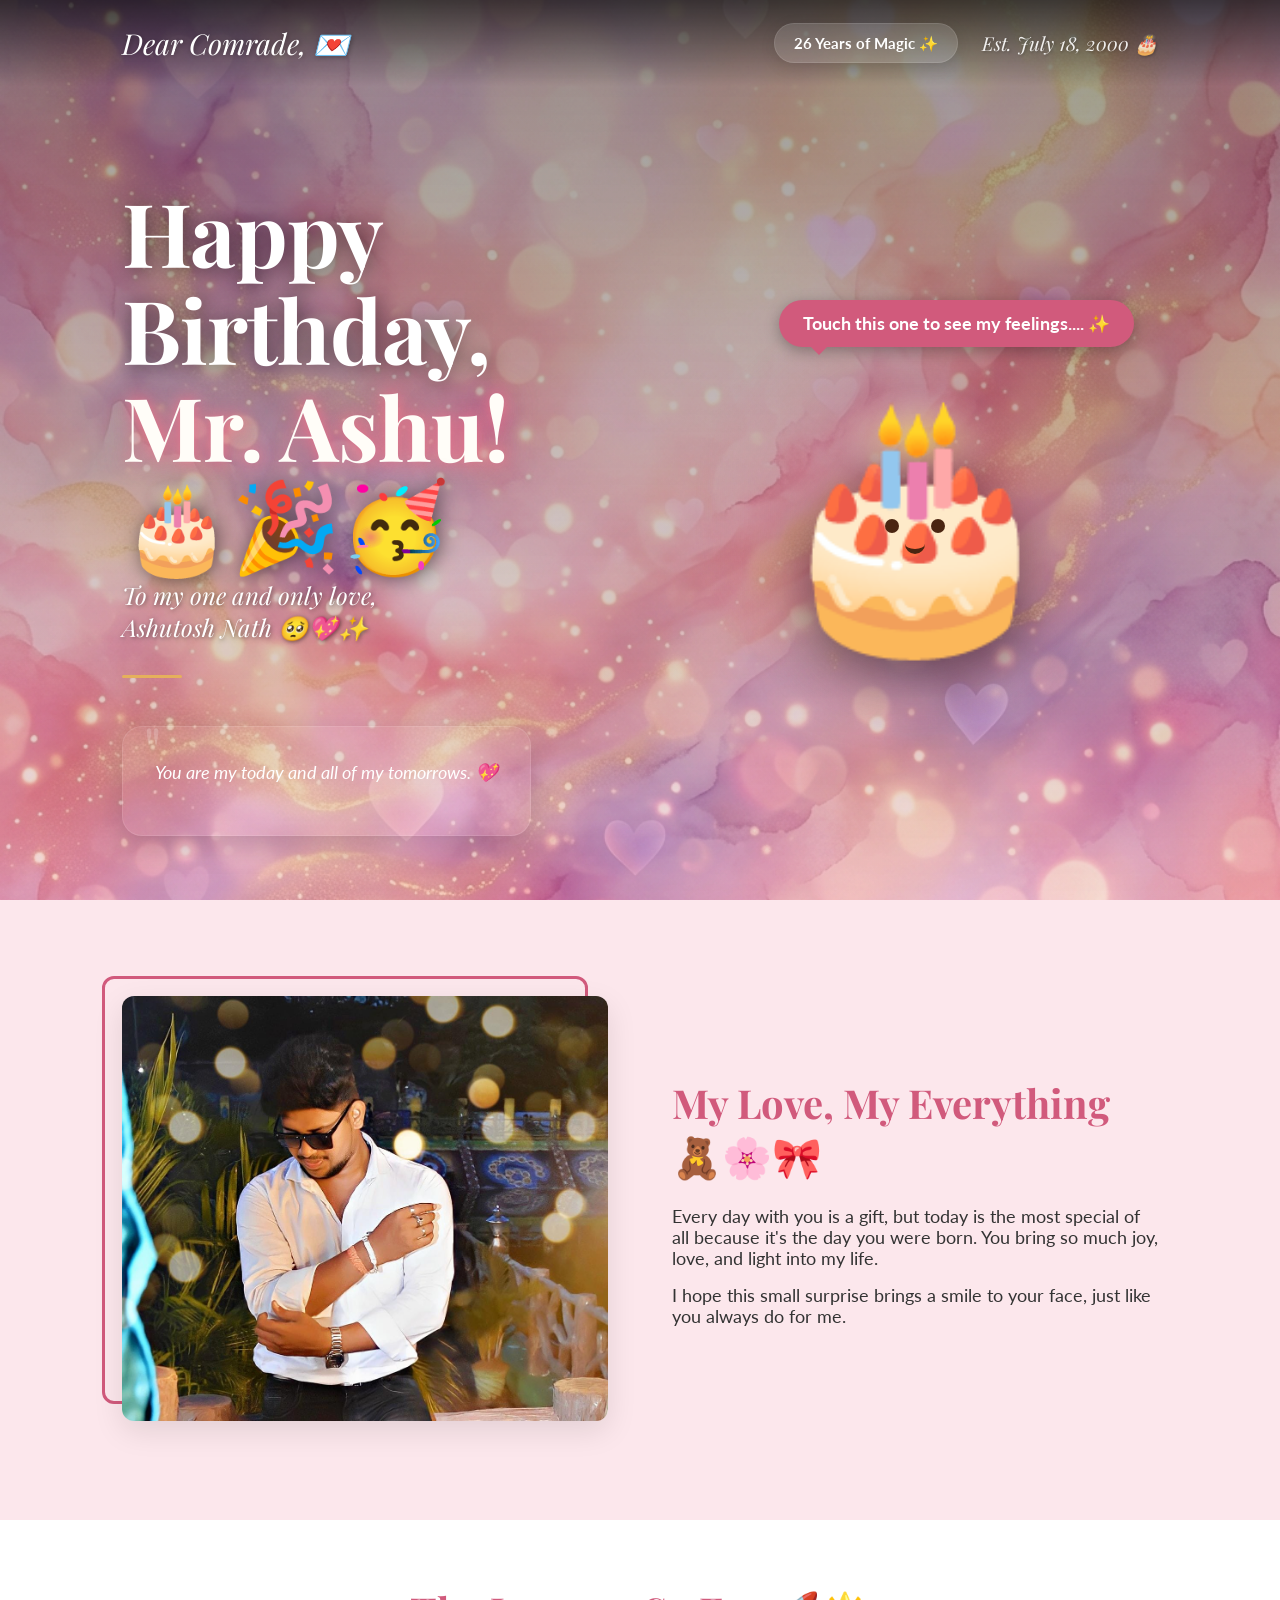
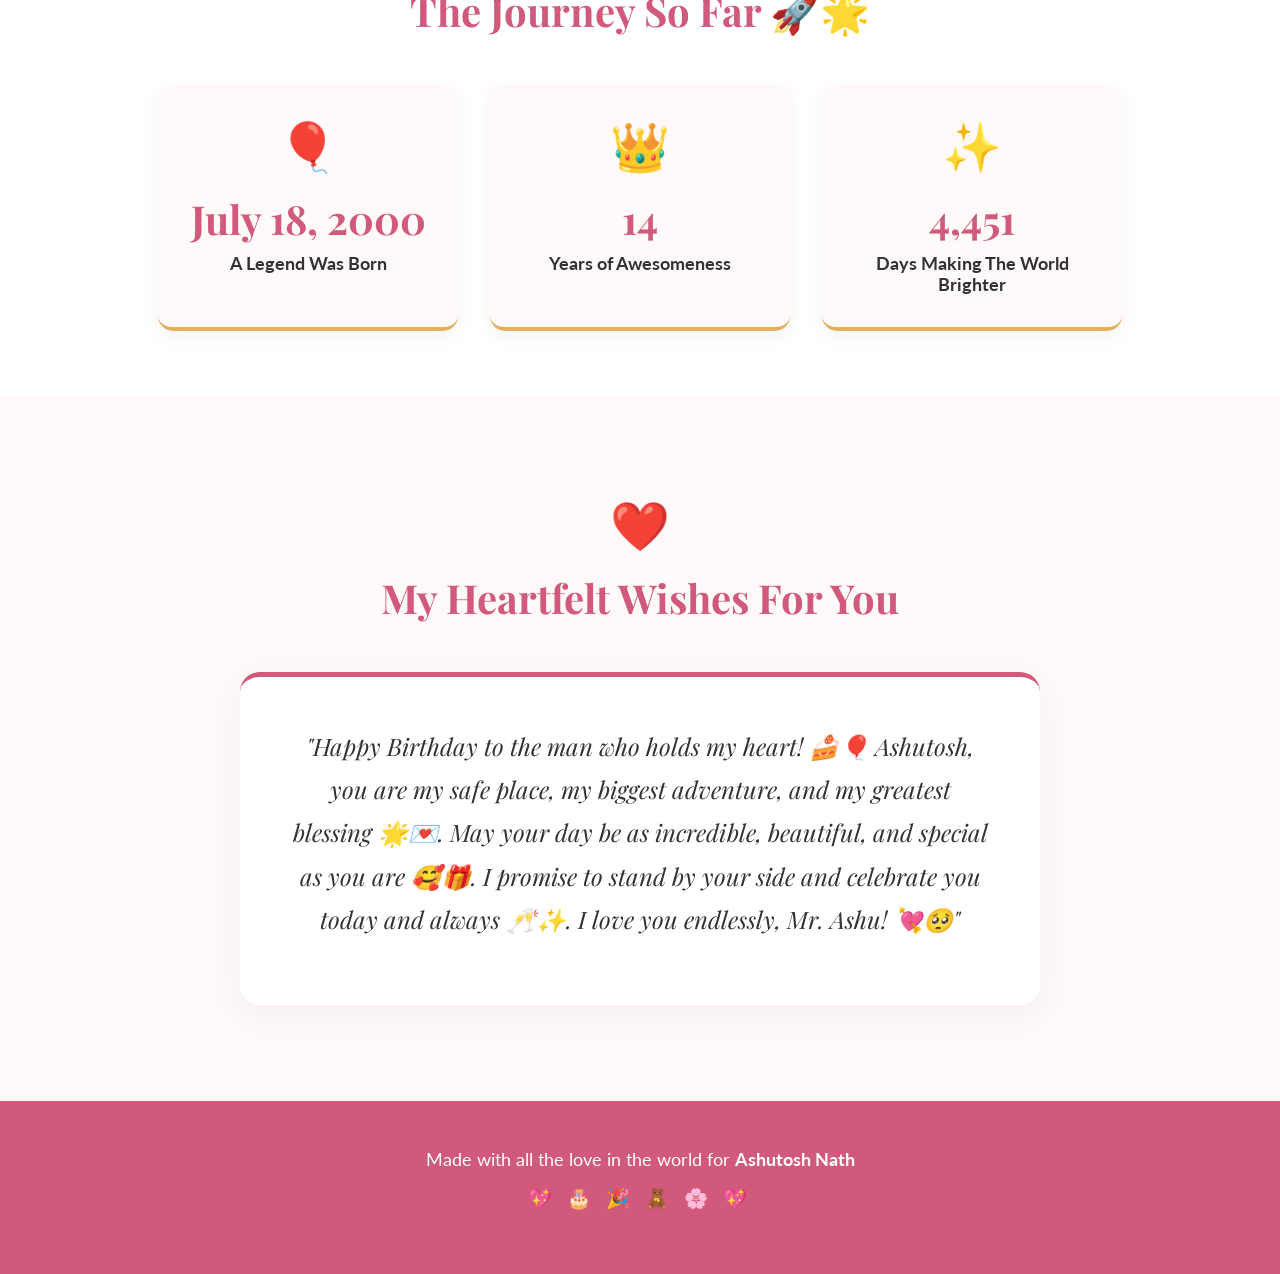
<file: index.html>
<!DOCTYPE html>
<html lang="en">
<head>
    <meta charset="UTF-8">
    <meta name="viewport" content="width=device-width, initial-scale=1.0">
    <title>Happy Birthday Mr. Ashu!</title>
    <link rel="stylesheet" href="style.css">
    <link href="https://fonts.googleapis.com/css2?family=Playfair+Display:ital,wght@0,400;0,700;1,400&family=Lato:wght@300;400;700&family=Caveat:wght@500;700&display=swap" rel="stylesheet">
</head>
<body>

    <!-- Hero Section -->
    <header class="hero">
        <div class="hero-overlay"></div>
        
        <!-- Top Navigation -->
        <nav class="top-nav">
            <div class="container nav-container">
                <div class="nav-brand">Dear Comrade, 💌</div>
                <ul class="nav-links">
                    <li><span class="nav-badge">26 Years of Magic ✨</span></li>
                    <li><span class="nav-text">Est. July 18, 2000 🎂</span></li>
                </ul>
            </div>
        </nav>

        <!-- Floating elements in background -->
        <div class="floating-hearts">
            <div class="heart" style="--delay: 0s; --left: 10%;">💖</div>
            <div class="heart" style="--delay: 2s; --left: 30%;">✨</div>
            <div class="heart" style="--delay: 4s; --left: 50%;">🧸</div>
            <div class="heart" style="--delay: 1s; --left: 70%;">🎂</div>
            <div class="heart" style="--delay: 3s; --left: 90%;">🌸</div>
        </div>

        <div class="hero-container container">
            <div class="hero-content glass-card slide-in-left">
                <h1 class="fade-in-up glow-text">Happy Birthday,<br><span class="highlight">Mr. Ashu!</span> 🎂🎉🥳</h1>
                <p class="subtitle fade-in-up delay-1">To my one and only love, <br>Ashutosh Nath 🥺💖✨</p>
                <div class="hero-divider fade-in-up delay-2"></div>
                
                <!-- Rotating Birthday Quotes -->
                <div class="quote-wrapper fade-in-up delay-2">
                    <div class="quote-container" style="max-width: 550px;">
                        <div class="quote-mark">"</div>
                        <div class="quotes-slider">
                            <p class="quote active">You are my today and all of my tomorrows. 💖</p>
                            <p class="quote">Every moment with you is a pure blessing. ✨</p>
                            <p class="quote">26 years of you making the world brighter! 🌍</p>
                            <p class="quote">Happy Birthday to my favorite person ever. 🥺</p>
                        </div>
                    </div>
                </div>
            </div>
            
            <div class="hero-image-wrapper slide-in-right">
                <div class="notification-badge">Touch this one to see my feelings.... ✨</div>
                <div class="hero-cake cartoon-style" id="interactive-cake">
                    <span class="cake-emoji-wrapper">
                        🎂
                        <!-- Cute Face Overlay -->
                        <div class="cake-face">
                            <div class="eye left-eye"></div>
                            <div class="eye right-eye"></div>
                            <div class="mouth"></div>
                            <div class="kiss-heart">😘</div>
                        </div>
                    </span>
                </div>
                <div class="cake-glow"></div>
            </div>
        </div>
    </header>

    <!-- About/Memories Section -->
    <section class="memories-section">
        <div class="container">
            <div class="split-layout">
                <div class="image-container slide-in-left">
                    <!-- Replace couple.jpg with your real photo -->
                    <img src="images/xyz1.jpeg" alt="Our beautiful moment together" class="couple-photo">
                    <div class="photo-frame-decor"></div>
                </div>
                <div class="text-container slide-in-right">
                    <h2>My Love, My Everything 🧸🌸🎀</h2>
                    <p>Every day with you is a gift, but today is the most special of all because it's the day you were born. You bring so much joy, love, and light into my life.</p>
                    <p>I hope this small surprise brings a smile to your face, just like you always do for me.</p>
                </div>
            </div>
        </div>
    </section>

    <!-- Fun Facts Section -->
    <section class="stats-section">
        <div class="container text-center">
            <h2 class="section-title fade-in-up">The Journey So Far 🚀🌟</h2>
            <div class="stats-grid">
                <div class="stat-card slide-in-left">
                    <div class="stat-icon">🎈</div>
                    <div class="stat-value">July 18, 2000</div>
                    <div class="stat-label">A Legend Was Born</div>
                </div>
                <div class="stat-card fade-in-up delay-1">
                    <div class="stat-icon">👑</div>
                    <div class="stat-value" id="age-counter">0</div>
                    <div class="stat-label">Years of Awesomeness</div>
                </div>
                <div class="stat-card slide-in-right">
                    <div class="stat-icon">✨</div>
                    <div class="stat-value" id="days-counter">0</div>
                    <div class="stat-label">Days Making The World Brighter</div>
                </div>
            </div>
        </div>
    </section>

    <!-- Wishes Section -->
    <section id="message" class="wishes-section">
        <div class="container text-center">
            <h2 class="heart-icon">❤️</h2>
            <h2 class="wishes-title">My Heartfelt Wishes For You</h2>
            <div class="wish-card">
                <p class="wish-text">
                    "Happy Birthday to the man who holds my heart! 🍰🎈 Ashutosh, you are my safe place, my biggest adventure, and my greatest blessing 🌟💌. May your day be as incredible, beautiful, and special as you are 🥰🎁. I promise to stand by your side and celebrate you today and always 🥂✨. I love you endlessly, Mr. Ashu! 💘🥺"
                </p>
            </div>
        </div>
    </section>

    <!-- Footer -->
    <footer class="site-footer">
        <div class="container text-center">
            <p>Made with all the love in the world for <strong>Ashutosh Nath</strong></p>
            <p class="footer-hearts">💖 🎂 🎉 🧸 🌸 💖</p>
        </div>
    </footer>

    <!-- Letter Modal -->
    <div id="letter-modal" class="modal-overlay hidden">
        <div class="rose-petals-container" id="petals-container"></div>
        <div class="letter-card small-card">
            <button class="close-btn" id="close-modal">&times;</button>
            <div class="letter-content text-center">
                <h3 class="handwritten highlight-question">Will you be my valentine forever? 🥺💖💍🌸</h3>
                <div class="buttons-container">
                    <button id="btn-yes" class="val-btn yes-btn">YES! 🥰</button>
                    <button id="btn-no" class="val-btn no-btn">NO 😒</button>
                </div>
            </div>
        </div>
        <!-- Floating message for NO button hover -->
        <div id="floating-msg" class="floating-msg hidden">
            whyyyy whyyyy???? choose yes onlyyy..... 😭😡
        </div>
    </div>

    <script src="script.js"></script>
</body>
</html>
</file>
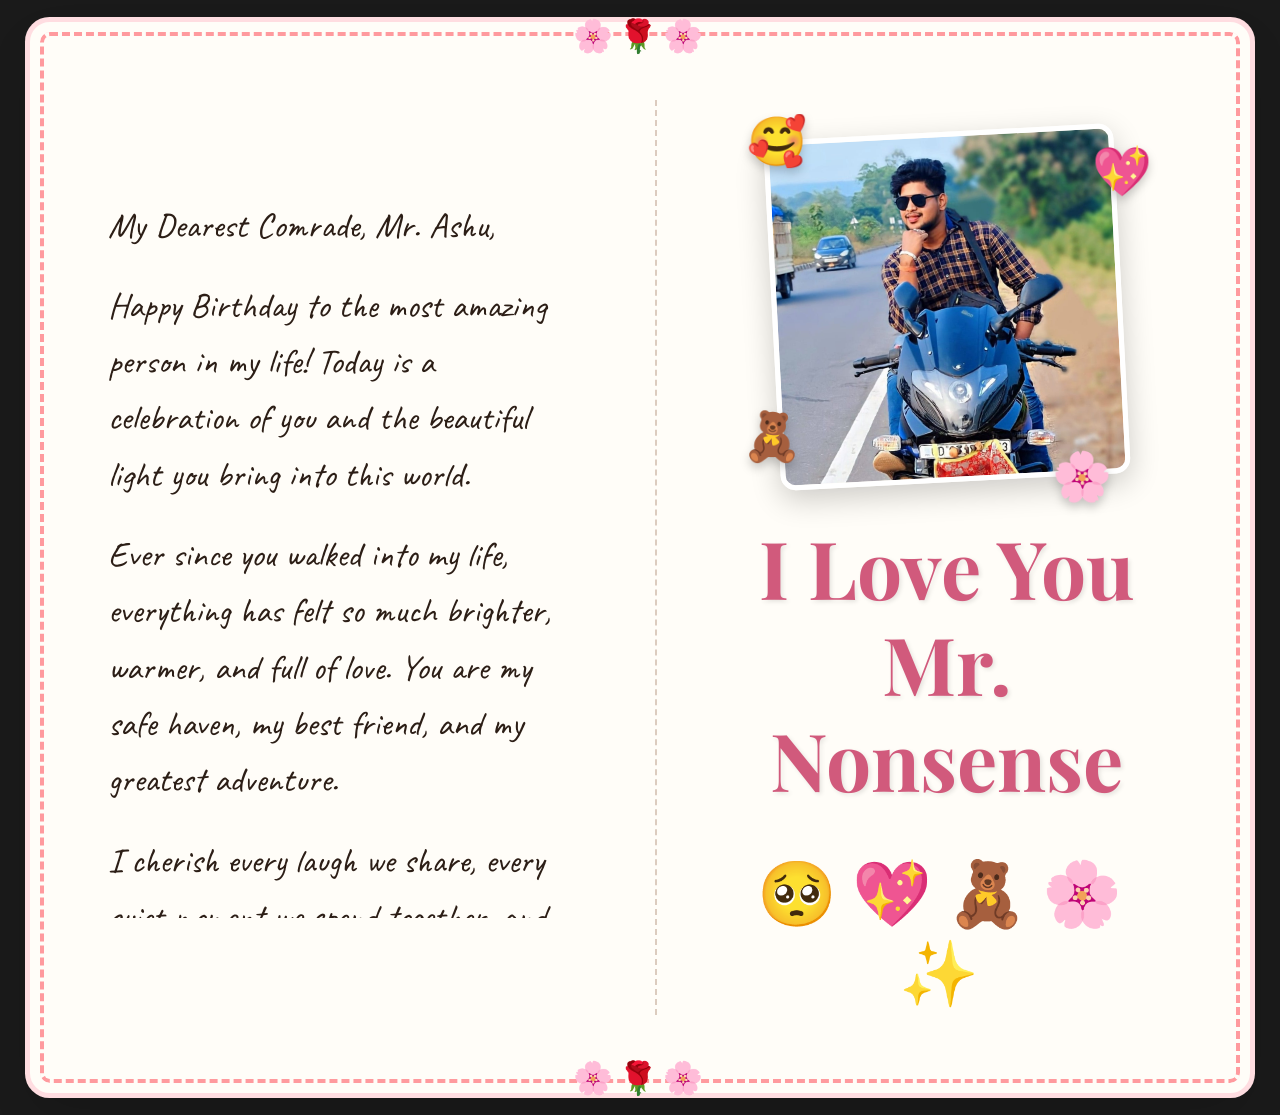
<file: letter.html>
<!DOCTYPE html>
<html lang="en">
<head>
    <meta charset="UTF-8">
    <meta name="viewport" content="width=device-width, initial-scale=1.0">
    <title>A Letter for Mr. Ashu 💌</title>
    <link href="https://fonts.googleapis.com/css2?family=Caveat:wght@500;700&family=Playfair+Display:ital,wght@1,700&display=swap" rel="stylesheet">
    <style>
        * {
            box-sizing: border-box;
            margin: 0;
            padding: 0;
        }

        body {
            background-color: #1a1a1a;
            display: flex;
            justify-content: center;
            align-items: center;
            min-height: 100vh;
            padding: 2rem;
            font-family: 'Caveat', cursive;
            overflow-x: hidden;
        }

        .paper-container {
            display: flex;
            flex-direction: row;
            width: 100%;
            max-width: 1200px;
            background: #f4ebd8;
            background-image: url('https://www.transparenttextures.com/patterns/cream-paper.png');
            /* Floral Square Outline Margin */
            border: 4px dashed #ff9a9e;
            outline: 10px solid #fffdf8;
            box-shadow: 0 0 0 15px #ffdde1, 0 20px 50px rgba(0,0,0,0.2);
            border-radius: 10px;
            padding: 4rem;
            gap: 4rem;
            align-items: center;
            position: relative;
            background-color: #fffdf8;
        }

        .paper-container::before, .paper-container::after {
            content: '🌸🌹🌸';
            position: absolute;
            font-size: 2rem;
            letter-spacing: 5px;
            color: #d15a7c;
        }
        .paper-container::before {
            top: -20px;
            left: 50%;
            transform: translateX(-50%);
        }
        .paper-container::after {
            bottom: -20px;
            left: 50%;
            transform: translateX(-50%);
        }

        .letter-content {
            flex: 1;
            font-size: 2.2rem;
            color: #2c1e16;
            line-height: 1.6;
            max-height: 80vh;
            overflow-y: auto;
            padding-right: 2rem;
        }
        
        /* Custom Scrollbar for letter */
        .letter-content::-webkit-scrollbar {
            width: 8px;
        }
        .letter-content::-webkit-scrollbar-track {
            background: transparent;
        }
        .letter-content::-webkit-scrollbar-thumb {
            background: #8b5a3c;
            border-radius: 4px;
        }

        .letter-content p {
            margin-bottom: 1.5rem;
        }

        .signature {
            text-align: right;
            font-size: 2.5rem;
            margin-top: 3rem;
            font-weight: bold;
        }

        .right-side {
            flex: 1;
            display: flex;
            flex-direction: column;
            justify-content: center;
            align-items: center;
            text-align: center;
            border-left: 2px dashed rgba(139, 90, 60, 0.3);
            padding-left: 4rem;
        }

        .right-side h1 {
            font-family: 'Playfair Display', serif;
            font-size: 5rem;
            color: #d15a7c;
            line-height: 1.2;
            margin-bottom: 2rem;
            text-shadow: 2px 2px 4px rgba(0,0,0,0.1);
        }

        .big-emojis {
            font-size: 4rem;
            letter-spacing: 15px;
            animation: float 3s infinite ease-in-out;
        }

        @keyframes float {
            0%, 100% { transform: translateY(0); }
            50% { transform: translateY(-15px); }
        }

        @media (max-width: 900px) {
            .paper-container {
                flex-direction: column;
                padding: 2rem;
                gap: 2rem;
            }
            .right-side {
                border-left: none;
                border-top: 2px dashed rgba(139, 90, 60, 0.3);
                padding-left: 0;
                padding-top: 2rem;
            }
            .right-side h1 {
                font-size: 3.5rem;
            }
            .letter-content {
                padding-right: 0;
            }
        }
    </style>
</head>
<body>

    <div class="paper-container">
        <!-- Left Side: The Letter -->
        <div class="letter-content">
            <p>My Dearest Comrade, Mr. Ashu,</p>
            <p>Happy Birthday to the most amazing person in my life! Today is a celebration of you and the beautiful light you bring into this world.</p>
            <p>Ever since you walked into my life, everything has felt so much brighter, warmer, and full of love. You are my safe haven, my best friend, and my greatest adventure.</p>
            <p>I cherish every laugh we share, every quiet moment we spend together, and every little thing that makes you so uniquely wonderful.</p>
            <p>I promise to always stand by your side, to support your dreams, and to love you more with every passing day. You deserve all the happiness in the universe today and always.</p>
            <p class="signature" style="margin-top: 3rem;">Yours always, ❤️</p>
        </div>

        <!-- Right Side: Big Message -->
        <div class="right-side">
            <div style="position: relative; display: inline-block; margin-bottom: 2rem; margin-top: 2rem;">
                <!-- Cute floating emojis around the photo -->
                <div style="position: absolute; top: -20px; left: -25px; font-size: 3rem; filter: drop-shadow(0 5px 5px rgba(0,0,0,0.2)); z-index: 3; animation: float 3s infinite;">🥰</div>
                <div style="position: absolute; top: 10px; right: -30px; font-size: 3rem; filter: drop-shadow(0 5px 5px rgba(0,0,0,0.2)); z-index: 3; animation: float 4s infinite reverse;">💖</div>
                <div style="position: absolute; bottom: 20px; left: -30px; font-size: 3rem; filter: drop-shadow(0 5px 5px rgba(0,0,0,0.2)); z-index: 3; animation: float 3.5s infinite;">🧸</div>
                <div style="position: absolute; bottom: -20px; right: 10px; font-size: 3rem; filter: drop-shadow(0 5px 5px rgba(0,0,0,0.2)); z-index: 3; animation: float 2.5s infinite reverse;">🌸</div>
                
                <img src="images/xyz3.jpeg" alt="Mr. Ashu" style="width: 100%; max-width: 350px; border-radius: 15px; border: 5px solid white; box-shadow: 0 10px 30px rgba(0,0,0,0.2); transform: rotate(-3deg); position: relative; z-index: 2;">
            </div>
            
            <h1>I Love You<br>Mr. Nonsense</h1>
            <div class="big-emojis" style="margin-top: 1rem;">🥺💖🧸🌸✨</div>
        </div>
    </div>

</body>
</html>
</file>
<file: style.css>
/* Variables & Reset */
:root {
    --primary-color: #d15a7c;
    --secondary-color: #fce7ec;
    --accent-color: #e5b05c;
    --text-color: #333333;
    --light-text: #ffffff;
    --bg-color: #fff9fa;
    --font-heading: 'Playfair Display', serif;
    --font-body: 'Lato', sans-serif;
}

* {
    margin: 0;
    padding: 0;
    box-sizing: border-box;
    scroll-behavior: smooth;
}

body {
    font-family: var(--font-body);
    background-color: var(--bg-color);
    color: var(--text-color);
    overflow-x: hidden;
}



/* Typography */
h1, h2, h3 {
    font-family: var(--font-heading);
    font-weight: 700;
}

p {
    margin-bottom: 1rem;
    font-size: 1.1rem;
}

.text-center {
    text-align: center;
}

/* Container */
.container {
    max-width: 1100px;
    margin: 0 auto;
    padding: 0 2rem;
}

/* Hero Section */
.hero {
    position: relative;
    height: 100vh;
    min-height: 700px; /* Increased min-height to account for padding */
    padding-top: 120px; /* Added padding to prevent overlap with navbar */
    background-image: url('images/hero.jpg');
    background-size: cover;
    background-position: center;
    display: flex;
    align-items: center;
    color: var(--light-text);
    overflow: hidden;
}

.hero-overlay {
    position: absolute;
    top: 0; left: 0; right: 0; bottom: 0;
    background: linear-gradient(to bottom, rgba(0,0,0,0.4) 0%, rgba(209, 90, 124, 0.2) 100%);
    z-index: 1;
}

/* Top Navigation */
.top-nav {
    position: absolute;
    top: 0;
    left: 0;
    width: 100%;
    padding: 1.5rem 0;
    background: linear-gradient(to bottom, rgba(0,0,0,0.6) 0%, transparent 100%);
    z-index: 10;
}

.nav-container {
    display: flex;
    justify-content: space-between;
    align-items: center;
}

.nav-links {
    list-style: none;
    display: flex;
    gap: 1.5rem;
    align-items: center;
    margin: 0;
    padding: 0;
}

.nav-badge {
    background: rgba(255, 255, 255, 0.15);
    padding: 0.6rem 1.2rem;
    border-radius: 30px;
    font-size: 0.95rem;
    font-weight: bold;
    backdrop-filter: blur(5px);
    box-shadow: 0 4px 15px rgba(0,0,0,0.1);
    border: 1px solid rgba(255, 255, 255, 0.1);
}

.nav-text {
    font-family: var(--font-heading);
    font-style: italic;
    font-size: 1.2rem;
    opacity: 0.9;
    text-shadow: 1px 1px 3px rgba(0,0,0,0.3);
}

.nav-brand {
    font-family: var(--font-heading);
    font-size: 1.8rem;
    font-style: italic;
    color: var(--light-text);
    text-shadow: 1px 1px 5px rgba(0,0,0,0.3);
    cursor: default;
}

/* Floating Elements */
.floating-hearts {
    position: absolute;
    top: 0; left: 0; width: 100%; height: 100%;
    z-index: 2;
    pointer-events: none;
}

.heart {
    position: absolute;
    bottom: -10%;
    left: var(--left);
    font-size: 2rem;
    animation: floatUp 8s ease-in-out infinite;
    animation-delay: var(--delay);
    opacity: 0.7;
}

@keyframes floatUp {
    0% { transform: translateY(0) rotate(0deg); opacity: 0; }
    10% { opacity: 0.8; }
    90% { opacity: 0.8; }
    100% { transform: translateY(-120vh) rotate(360deg); opacity: 0; }
}

/* Clean Text Container (Previously Glass Card) */
.glass-card {
    background: transparent;
    border: none;
    padding: 0;
    box-shadow: none;
    border-radius: 0;
    backdrop-filter: none;
    -webkit-backdrop-filter: none;
}

.hero-container {
    display: flex;
    align-items: center;
    justify-content: space-between;
    gap: 4rem;
    width: 100%;
    position: relative;
    z-index: 3;
}

.hero-content {
    flex: 1;
    text-align: left;
}

.hero-image-wrapper {
    flex: 1;
    position: relative;
    display: flex;
    justify-content: center;
    align-items: center;
}

.hero-cake.cartoon-style {
    width: 380px;
    height: 380px;
    display: flex;
    justify-content: center;
    align-items: center;
    background: transparent;
    border-radius: 0;
    box-shadow: none;
    cursor: pointer;
    transition: transform 0.5s cubic-bezier(0.175, 0.885, 0.32, 1.275);
    z-index: 2;
}

.cake-emoji-wrapper {
    font-size: 15rem;
    filter: drop-shadow(0 20px 30px rgba(0,0,0,0.5));
    display: block;
    line-height: 1;
    text-align: center;
    position: relative;
}

.hero-cake.cartoon-style:hover {
    transform: scale(1.1) rotate(5deg);
}

.cake-glow {
    position: absolute;
    top: 50%; left: 50%;
    transform: translate(-50%, -50%);
    width: 450px; height: 450px;
    border-radius: 50%;
    background: radial-gradient(circle, rgba(255, 117, 140, 0.5) 0%, rgba(209, 90, 124, 0.2) 40%, transparent 70%);
    z-index: 1;
    animation: pulseGlow 3s infinite alternate;
}

/* Cake Face Overlay */
.cake-face {
    position: absolute;
    top: 60%;
    left: 50%;
    transform: translate(-50%, -50%);
    width: 100px;
    height: 60px;
    z-index: 10;
    pointer-events: none;
}
.eye {
    position: absolute;
    width: 14px;
    height: 14px;
    background: #4a2511;
    border-radius: 50%;
    top: 15px;
    animation: blink 4s infinite;
}
.left-eye { left: 20px; }
.right-eye { right: 20px; }
.mouth {
    position: absolute;
    bottom: 10px;
    left: 50%;
    transform: translateX(-50%);
    width: 20px;
    height: 10px;
    border-bottom: 5px solid #4a2511;
    border-radius: 0 0 20px 20px;
}
.kiss-heart {
    position: absolute;
    font-size: 2.5rem;
    right: -25px;
    top: -10px;
    opacity: 0;
    animation: blowKiss 4s infinite;
}

@keyframes blowKiss {
    0%, 50% { opacity: 0; transform: scale(0.5) translate(0, 0); }
    60% { opacity: 1; transform: scale(1.2) translate(15px, -15px); }
    80% { opacity: 1; transform: scale(1) translate(30px, -40px); }
    100% { opacity: 0; transform: scale(0.5) translate(45px, -70px); }
}

@keyframes blink {
    0%, 96%, 98% { transform: scaleY(1); }
    97% { transform: scaleY(0.1); }
}

@keyframes pulseGlow {
    from { opacity: 0.5; transform: translate(-50%, -50%) scale(1); }
    to { opacity: 1; transform: translate(-50%, -50%) scale(1.1); }
}

.notification-badge {
    position: absolute;
    top: -20px;
    right: 5%;
    background: var(--primary-color);
    color: white;
    padding: 0.8rem 1.5rem;
    border-radius: 30px;
    font-weight: bold;
    font-size: 1.1rem;
    box-shadow: 0 4px 15px rgba(0,0,0,0.3);
    z-index: 4;
    animation: bounce 2s infinite;
    pointer-events: none;
}
.notification-badge::after {
    content: '';
    position: absolute;
    bottom: -8px;
    left: 30px;
    width: 0;
    height: 0;
    border-left: 10px solid transparent;
    border-right: 10px solid transparent;
    border-top: 10px solid var(--primary-color);
}

.hero h1 {
    font-size: 5.5rem;
    margin-bottom: 0.5rem;
    text-shadow: 2px 2px 20px rgba(0,0,0,0.5);
    line-height: 1.1;
    letter-spacing: -1px;
}

.highlight {
    color: #fffdf8;
    text-shadow: 0 0 15px rgba(255, 117, 140, 0.8), 0 0 30px rgba(209, 90, 124, 0.6);
    display: inline-block;
}

.hero .subtitle {
    font-size: 1.5rem;
    font-family: var(--font-heading);
    font-style: italic;
    margin-bottom: 2rem;
    text-shadow: 1px 1px 4px rgba(0,0,0,0.5);
}

.hero-divider {
    width: 60px;
    height: 3px;
    background-color: var(--accent-color);
    margin: 0 0 2rem 0;
    border-radius: 2px;
}

/* Quote Slider & Mini Photo */
.quote-wrapper {
    display: flex;
    align-items: center;
    gap: 1.5rem;
    margin-top: 1rem;
}



.quote-container {
    position: relative;
    max-width: 450px;
    background: rgba(255, 255, 255, 0.05);
    backdrop-filter: blur(10px);
    border: 1px solid rgba(255, 255, 255, 0.1);
    border-radius: 20px;
    padding: 1.5rem 2rem;
    margin-top: 1rem;
    box-shadow: 0 10px 30px rgba(0,0,0,0.15);
}

.quote-mark {
    position: absolute;
    top: -10px;
    left: 20px;
    font-family: var(--font-heading);
    font-size: 4rem;
    color: rgba(255, 255, 255, 0.2);
    line-height: 1;
}

.quotes-slider {
    position: relative;
    min-height: 60px;
    display: flex;
    align-items: center;
}

.quote {
    position: absolute;
    top: 0;
    left: 0;
    width: 100%;
    opacity: 0;
    font-style: italic;
    font-size: 1.15rem;
    line-height: 1.5;
    transition: opacity 1s ease-in-out, transform 1s ease-in-out;
    transform: translateY(10px);
}

.quote.active {
    opacity: 1;
    position: relative;
    transform: translateY(0);
}

.scroll-btn {
    display: inline-block;
    padding: 1rem 2.5rem;
    background: linear-gradient(45deg, var(--primary-color), #f78da7);
    color: var(--light-text);
    text-decoration: none;
    border-radius: 50px;
    font-weight: 700;
    text-transform: uppercase;
    letter-spacing: 2px;
    transition: all 0.3s ease;
    box-shadow: 0 4px 15px rgba(209, 90, 124, 0.6);
    border: 1px solid rgba(255,255,255,0.4);
}

.scroll-btn:hover {
    transform: translateY(-3px) scale(1.05);
    box-shadow: 0 6px 20px rgba(229, 176, 92, 0.6);
    background: linear-gradient(45deg, var(--accent-color), #f9cd8b);
}

.arrow {
    display: inline-block;
    animation: bounce 2s infinite;
    margin-left: 8px;
}

@keyframes bounce {
    0%, 20%, 50%, 80%, 100% { transform: translateY(0); }
    40% { transform: translateY(-5px); }
    60% { transform: translateY(-3px); }
}

/* Memories Section */
.memories-section {
    padding: 6rem 0;
    background-color: var(--secondary-color);
}

.split-layout {
    display: flex;
    align-items: center;
    gap: 4rem;
}

.image-container {
    flex: 1;
    position: relative;
}

.couple-photo {
    width: 100%;
    border-radius: 12px;
    box-shadow: 0 10px 30px rgba(0,0,0,0.1);
    position: relative;
    z-index: 2;
    transition: transform 0.5s ease;
}

.couple-photo:hover {
    transform: scale(1.02);
}

.photo-frame-decor {
    position: absolute;
    top: -20px;
    left: -20px;
    right: 20px;
    bottom: 20px;
    border: 3px solid var(--primary-color);
    border-radius: 12px;
    z-index: 1;
}

.text-container {
    flex: 1;
}

.text-container h2 {
    font-size: 2.5rem;
    color: var(--primary-color);
    margin-bottom: 1.5rem;
}

/* Stats Section */
.stats-section {
    padding: 4rem 0;
    background-color: var(--light-text);
}

.section-title {
    font-size: 2.5rem;
    color: var(--primary-color);
    margin-bottom: 3rem;
}

.stats-grid {
    display: flex;
    justify-content: center;
    gap: 2rem;
    flex-wrap: wrap;
}

.stat-card {
    background: var(--bg-color);
    padding: 2rem;
    border-radius: 15px;
    text-align: center;
    box-shadow: 0 5px 20px rgba(0,0,0,0.05);
    flex: 1;
    min-width: 250px;
    max-width: 300px;
    border-bottom: 4px solid var(--accent-color);
    transition: transform 0.3s ease;
}

.stat-card:hover {
    transform: translateY(-5px);
}

.stat-icon {
    font-size: 3rem;
    margin-bottom: 1rem;
}

.stat-value {
    font-family: var(--font-heading);
    font-size: 2.5rem;
    font-weight: 700;
    color: var(--primary-color);
    margin-bottom: 0.5rem;
}

.stat-label {
    font-size: 1.1rem;
    color: var(--text-color);
    font-weight: 700;
}

/* Wishes Section */
.wishes-section {
    padding: 6rem 0;
    background-color: var(--bg-color);
}

.heart-icon {
    font-size: 3rem;
    margin-bottom: 1rem;
    animation: heartbeat 1.5s infinite;
}

.wishes-title {
    font-size: 2.5rem;
    color: var(--primary-color);
    margin-bottom: 3rem;
}

.wish-card {
    background: white;
    padding: 3rem;
    border-radius: 20px;
    box-shadow: 0 10px 40px rgba(0,0,0,0.05);
    max-width: 800px;
    margin: 0 auto;
    border-top: 5px solid var(--primary-color);
    transition: transform 0.3s ease;
}

.wish-card:hover {
    transform: translateY(-5px);
}

.wish-text {
    font-family: var(--font-heading);
    font-size: 1.5rem;
    font-style: italic;
    color: var(--text-color);
    line-height: 1.8;
}

/* Footer */
.site-footer {
    background-color: var(--primary-color);
    color: var(--light-text);
    padding: 3rem 0;
}

.footer-hearts {
    margin-top: 1rem;
    font-size: 1.2rem;
    letter-spacing: 5px;
}

/* Animations */
@keyframes heartbeat {
    0% { transform: scale(1); }
    15% { transform: scale(1.15); }
    30% { transform: scale(1); }
    45% { transform: scale(1.15); }
    60% { transform: scale(1); }
    100% { transform: scale(1); }
}

.fade-in-up {
    opacity: 0;
    transform: translateY(30px);
    animation: fadeInUp 1s forwards ease-out;
}

.delay-1 { animation-delay: 0.3s; }
.delay-2 { animation-delay: 0.6s; }

@keyframes fadeInUp {
    to {
        opacity: 1;
        transform: translateY(0);
    }
}

.slide-in-left, .slide-in-right {
    opacity: 0;
    transition: all 1s ease-out;
}

.slide-in-left {
    transform: translateX(-50px);
}

.slide-in-right {
    transform: translateX(50px);
}

.is-visible {
    opacity: 1;
    transform: translateX(0);
}

/* Responsive Layout */
@media (max-width: 768px) {
    .hero {
        padding-top: 180px;
        height: auto;
        min-height: 100vh;
        padding-bottom: 3rem;
    }
    .hero-container {
        flex-direction: column;
        gap: 3rem;
        text-align: center;
    }
    .hero-content {
        text-align: center;
    }
    .hero h1 { font-size: 2.5rem; }
    .hero .subtitle { font-size: 1.1rem; }
    .hero-divider { margin: 0 auto 2rem auto; }
    .quote-container { margin: 1rem auto; padding: 1rem; }
    
    .nav-container {
        flex-direction: column;
        gap: 1rem;
    }
    .nav-links {
        gap: 0.5rem;
        flex-wrap: wrap;
        justify-content: center;
    }
    .nav-badge { font-size: 0.8rem; padding: 0.4rem 0.8rem; }
    .nav-text { font-size: 1rem; }

    .hero-cake.cartoon-style {
        width: 250px;
        height: 250px;
    }
    .cake-emoji-wrapper {
        font-size: 10rem;
    }
    .cake-face {
        /* CRITICAL FIX: Include translate(-50%, -50%) when scaling so it stays centered! */
        transform: translate(-50%, -50%) scale(0.65);
    }
    .cake-glow {
        width: 300px; height: 300px;
    }
    .notification-badge {
        font-size: 0.85rem;
        padding: 0.5rem 1rem;
        top: -20px;
    }

    .split-layout { flex-direction: column; }
    .photo-frame-decor { top: -10px; left: -10px; right: 10px; bottom: 10px; }
    .text-container h2 { font-size: 2rem; }
    .wish-text { font-size: 1.2rem; }
    .wish-card { padding: 2rem; }
}

/* Modal and Letter */
.modal-overlay {
    position: fixed;
    top: 0; left: 0; width: 100%; height: 100%;
    background: rgba(0,0,0,0.8);
    backdrop-filter: blur(10px);
    z-index: 9999;
    display: flex;
    justify-content: center;
    align-items: center;
    opacity: 1;
    transition: opacity 0.5s ease;
}

.modal-overlay.hidden {
    opacity: 0;
    pointer-events: none;
}

.rose-petals-container {
    position: absolute;
    top: 0; left: 0; width: 100%; height: 100%;
    overflow: hidden;
    pointer-events: none;
    z-index: 10000;
}

.rose-petal {
    position: absolute;
    top: -10%;
    font-size: 24px;
    animation: fall linear forwards;
}

@keyframes fall {
    to {
        transform: translateY(110vh) rotate(360deg);
    }
}

.letter-card {
    background: #fffdf8;
    background-image: url('https://www.transparenttextures.com/patterns/cream-paper.png');
    padding: 4rem;
    border-radius: 10px;
    max-width: 600px;
    width: 90%;
    position: relative;
    box-shadow: 0 20px 50px rgba(0,0,0,0.5);
    z-index: 10001;
    transform: scale(0.8);
    transition: transform 0.5s cubic-bezier(0.175, 0.885, 0.32, 1.275);
}

.modal-overlay:not(.hidden) .letter-card {
    transform: scale(1);
}

.close-btn {
    position: absolute;
    top: 15px;
    right: 20px;
    background: none;
    border: none;
    font-size: 2rem;
    cursor: pointer;
    color: var(--text-color);
    transition: color 0.3s ease;
}

.close-btn:hover {
    color: var(--primary-color);
}

.handwritten {
    font-family: 'Caveat', cursive;
    color: #2c1e16;
    font-size: 2rem;
    line-height: 1.5;
    margin-bottom: 1.5rem;
}

.highlight-question {
    color: var(--primary-color);
    font-size: 2.8rem;
    text-align: center;
    margin: 2rem 0;
    font-weight: 700;
}

.signature {
    text-align: right;
    font-size: 2.2rem;
    margin-top: 2rem;
}

/* Valentine Buttons */
.buttons-container {
    display: flex;
    justify-content: center;
    gap: 2rem;
    margin-top: 2rem;
    position: relative;
}

.val-btn {
    padding: 1rem 2.5rem;
    font-size: 1.5rem;
    font-family: var(--font-heading);
    font-weight: bold;
    border: none;
    border-radius: 50px;
    cursor: pointer;
    transition: transform 0.2s ease;
    box-shadow: 0 5px 15px rgba(0,0,0,0.2);
}

.yes-btn {
    background-color: var(--primary-color);
    color: white;
}
.yes-btn:hover {
    transform: scale(1.1);
    background-color: #f78da7;
}

.no-btn {
    background-color: #666;
    color: white;
}

/* Floating message */
.floating-msg {
    position: absolute;
    top: 20%;
    left: 50%;
    transform: translateX(-50%);
    background: white;
    color: var(--primary-color);
    padding: 1rem 2rem;
    border-radius: 30px;
    font-family: 'Caveat', cursive;
    font-size: 2.5rem;
    font-weight: bold;
    box-shadow: 0 10px 30px rgba(0,0,0,0.5);
    z-index: 10002;
    animation: shake 0.5s infinite;
    pointer-events: none;
    transition: opacity 0.2s ease;
}

.floating-msg.hidden {
    opacity: 0;
    pointer-events: none;
    visibility: hidden;
}

@keyframes shake {
    0% { transform: translate(-50%, 0) rotate(0deg); }
    25% { transform: translate(-51%, 2px) rotate(2deg); }
    50% { transform: translate(-49%, -2px) rotate(-2deg); }
    75% { transform: translate(-52%, -1px) rotate(1deg); }
    100% { transform: translate(-50%, 0) rotate(0deg); }
}
</file>
